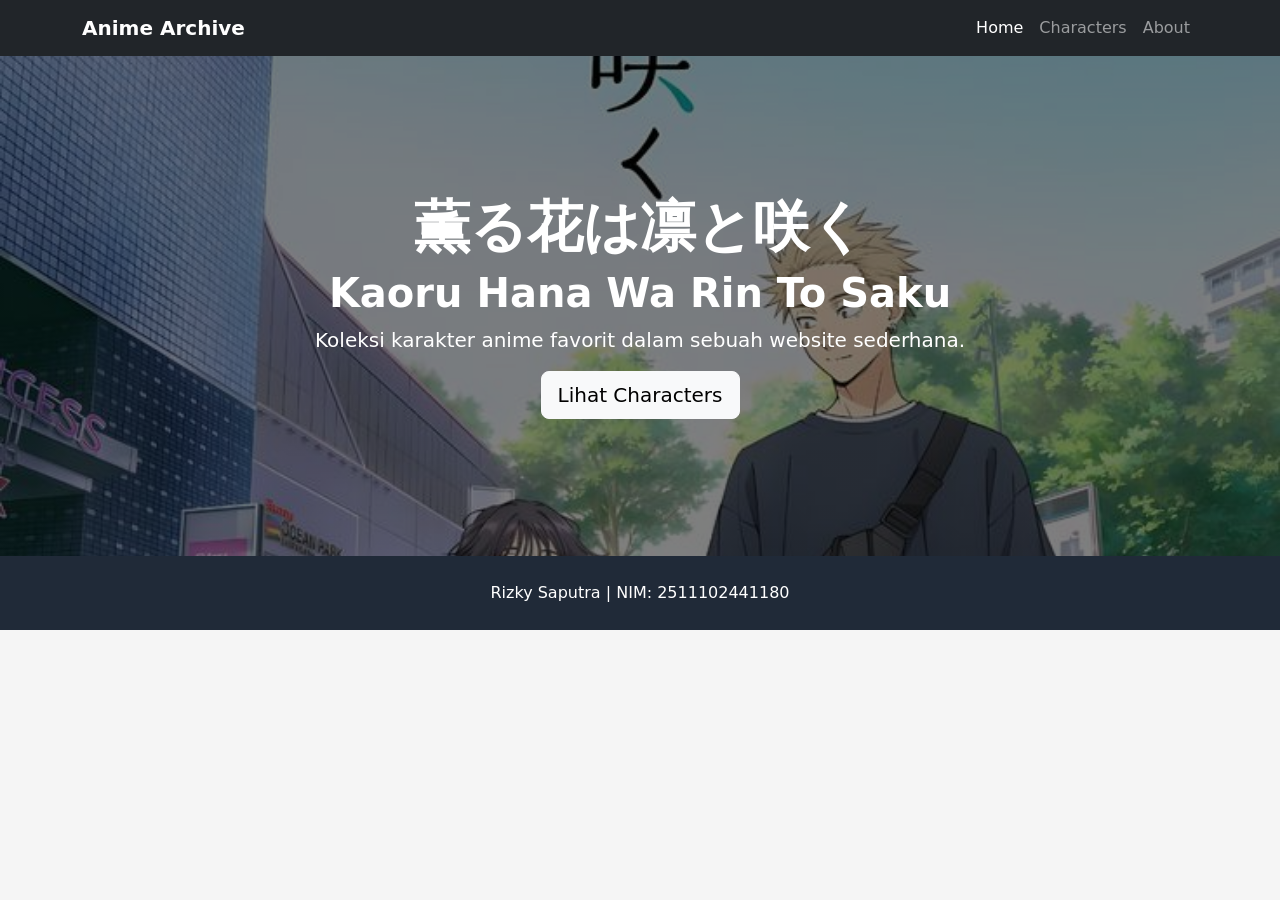
<file: index.html>
<!DOCTYPE html>
<html lang="id">

<head>

    <meta charset="UTF-8">

    <meta name="viewport"
          content="width=device-width, initial-scale=1.0">

    <title>Anime Archive - Home</title>

    <!-- Bootstrap -->
    <link
        href="https://cdn.jsdelivr.net/npm/bootstrap@5.3.3/dist/css/bootstrap.min.css"
        rel="stylesheet">

    <!-- CSS Sendiri -->
    <link rel="stylesheet" href="style.css">

</head>

<body>


<!-- NAVBAR -->

<nav class="navbar navbar-expand-lg navbar-dark bg-dark sticky-top">

    <div class="container">

        <a class="navbar-brand fw-bold" href="index.html">
            Anime Archive
        </a>


        <!-- Tombol Mobile -->

        <button
            class="navbar-toggler"
            type="button"
            data-bs-toggle="collapse"
            data-bs-target="#navbarNav">

            <span class="navbar-toggler-icon"></span>

        </button>


        <div class="collapse navbar-collapse" id="navbarNav">

            <ul class="navbar-nav ms-auto">

                <li class="nav-item">
                    <a class="nav-link active"
                       href="index.html">
                        Home
                    </a>
                </li>

                <li class="nav-item">
                    <a class="nav-link"
                       href="characters.html">
                        Characters
                    </a>
                </li>

                <li class="nav-item">
                    <a class="nav-link"
                       href="about.html">
                        About
                    </a>
                </li>

            </ul>

        </div>

    </div>

</nav>


<!-- HERO -->

<section class="hero">

    <div class="container text-center">

        <h1 class="display-4 fw-bold">
            薫る花は凛と咲く
        </h1>
        <h2 class="display-6 fw-bold">
            Kaoru Hana Wa Rin To Saku
        </h2>

        <p class="lead">
            Koleksi karakter anime favorit dalam
            sebuah website sederhana.
        </p>

        <a href="characters.html"
           class="btn btn-light btn-lg">

            Lihat Characters

        </a>

    </div>

</section>


<!-- FOOTER -->

<footer class="text-center">

    <div class="container">

        <p class="mb-0">
            Rizky Saputra | NIM: 2511102441180
        </p>

    </div>

</footer>


<!-- Bootstrap JS -->

<script
    src="https://cdn.jsdelivr.net/npm/bootstrap@5.3.3/dist/js/bootstrap.bundle.min.js">
</script>

</body>

</html>
</file>
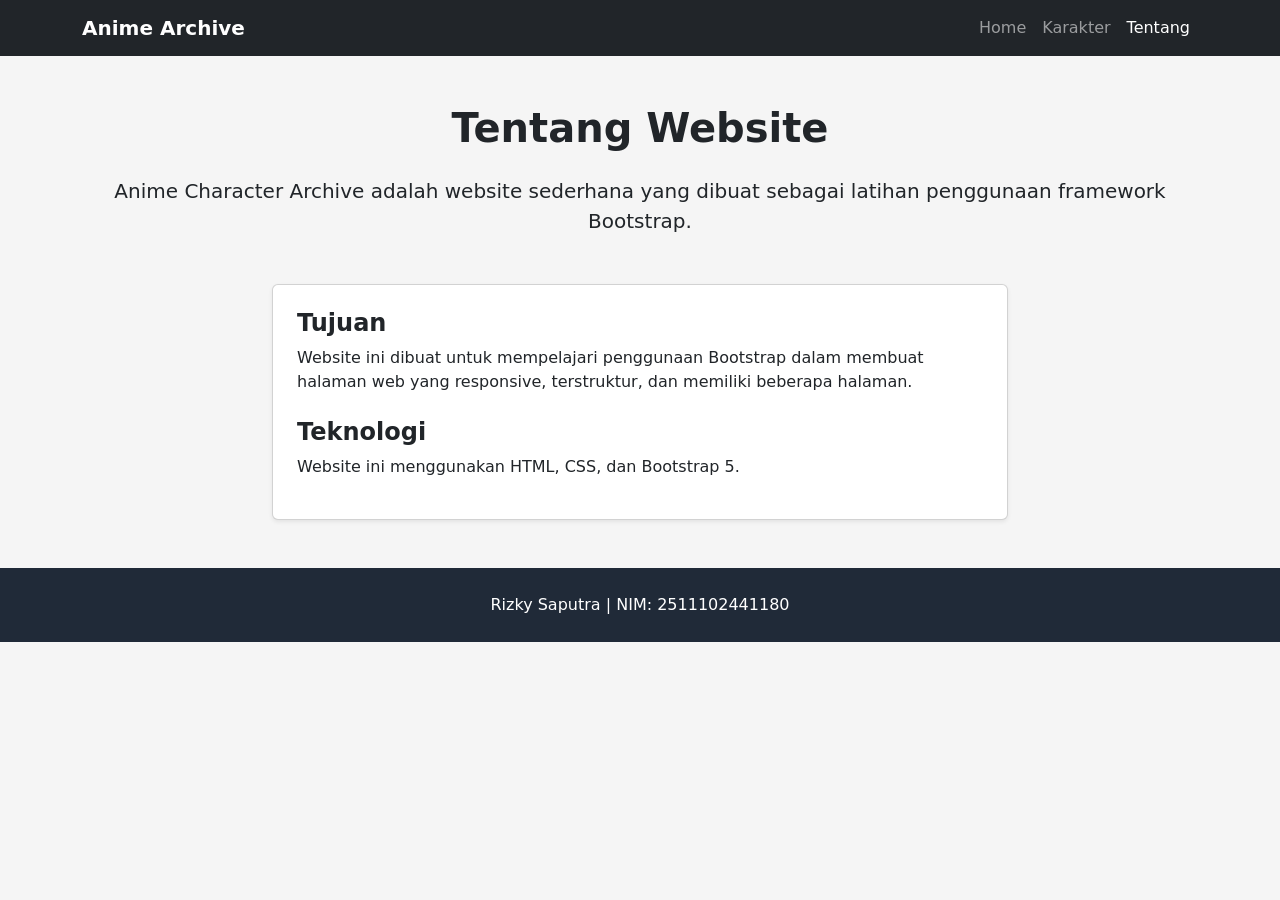
<file: about.html>
<!DOCTYPE html>
<html lang="id">

<head>

    <meta charset="UTF-8">

    <meta name="viewport"
          content="width=device-width, initial-scale=1.0">

    <title>Anime Archive - About</title>

    <!-- Bootstrap -->
    <link
        href="https://cdn.jsdelivr.net/npm/bootstrap@5.3.3/dist/css/bootstrap.min.css"
        rel="stylesheet">

    <!-- CSS Sendiri -->
    <link rel="stylesheet" href="style.css">

</head>

<body>


<!-- NAVBAR -->

<nav class="navbar navbar-expand-lg navbar-dark bg-dark">

    <div class="container">

        <a class="navbar-brand fw-bold"
           href="index.html">

            Anime Archive

        </a>


        <button
            class="navbar-toggler"
            type="button"
            data-bs-toggle="collapse"
            data-bs-target="#navbarNav">

            <span class="navbar-toggler-icon"></span>

        </button>


        <div class="collapse navbar-collapse"
             id="navbarNav">

            <ul class="navbar-nav ms-auto">

                <li class="nav-item">

                    <a class="nav-link"
                       href="index.html">

                        Home

                    </a>

                </li>

                <li class="nav-item">

                    <a class="nav-link"
                       href="characters.html">

                        Karakter

                    </a>

                </li>

                <li class="nav-item">

                    <a class="nav-link active"
                       href="about.html">

                        Tentang

                    </a>

                </li>

            </ul>

        </div>

    </div>

</nav>


<!-- ABOUT -->

<section class="py-5">

    <div class="container">

        <div class="text-center">

            <h1 class="fw-bold mb-4">
                Tentang Website
            </h1>

            <p class="lead">
                Anime Character Archive adalah website
                sederhana yang dibuat sebagai latihan
                penggunaan framework Bootstrap.
            </p>

        </div>


        <div class="row justify-content-center mt-5">

            <div class="col-md-8">

                <div class="card shadow-sm">

                    <div class="card-body p-4">

                        <h4 class="fw-bold">
                            Tujuan
                        </h4>

                        <p>
                            Website ini dibuat untuk mempelajari
                            penggunaan Bootstrap dalam membuat
                            halaman web yang responsive,
                            terstruktur, dan memiliki beberapa
                            halaman.
                        </p>

                        <h4 class="fw-bold mt-4">
                            Teknologi
                        </h4>

                        <p>
                            Website ini menggunakan HTML,
                            CSS, dan Bootstrap 5.
                        </p>

                    </div>

                </div>

            </div>

        </div>

    </div>

</section>


<!-- FOOTER -->

<footer class="text-center">

    <div class="container">

        <p class="mb-0">
            Rizky Saputra | NIM: 2511102441180
        </p>

    </div>

</footer>


<script
    src="https://cdn.jsdelivr.net/npm/bootstrap@5.3.3/dist/js/bootstrap.bundle.min.js">
</script>

</body>

</html>
</file>
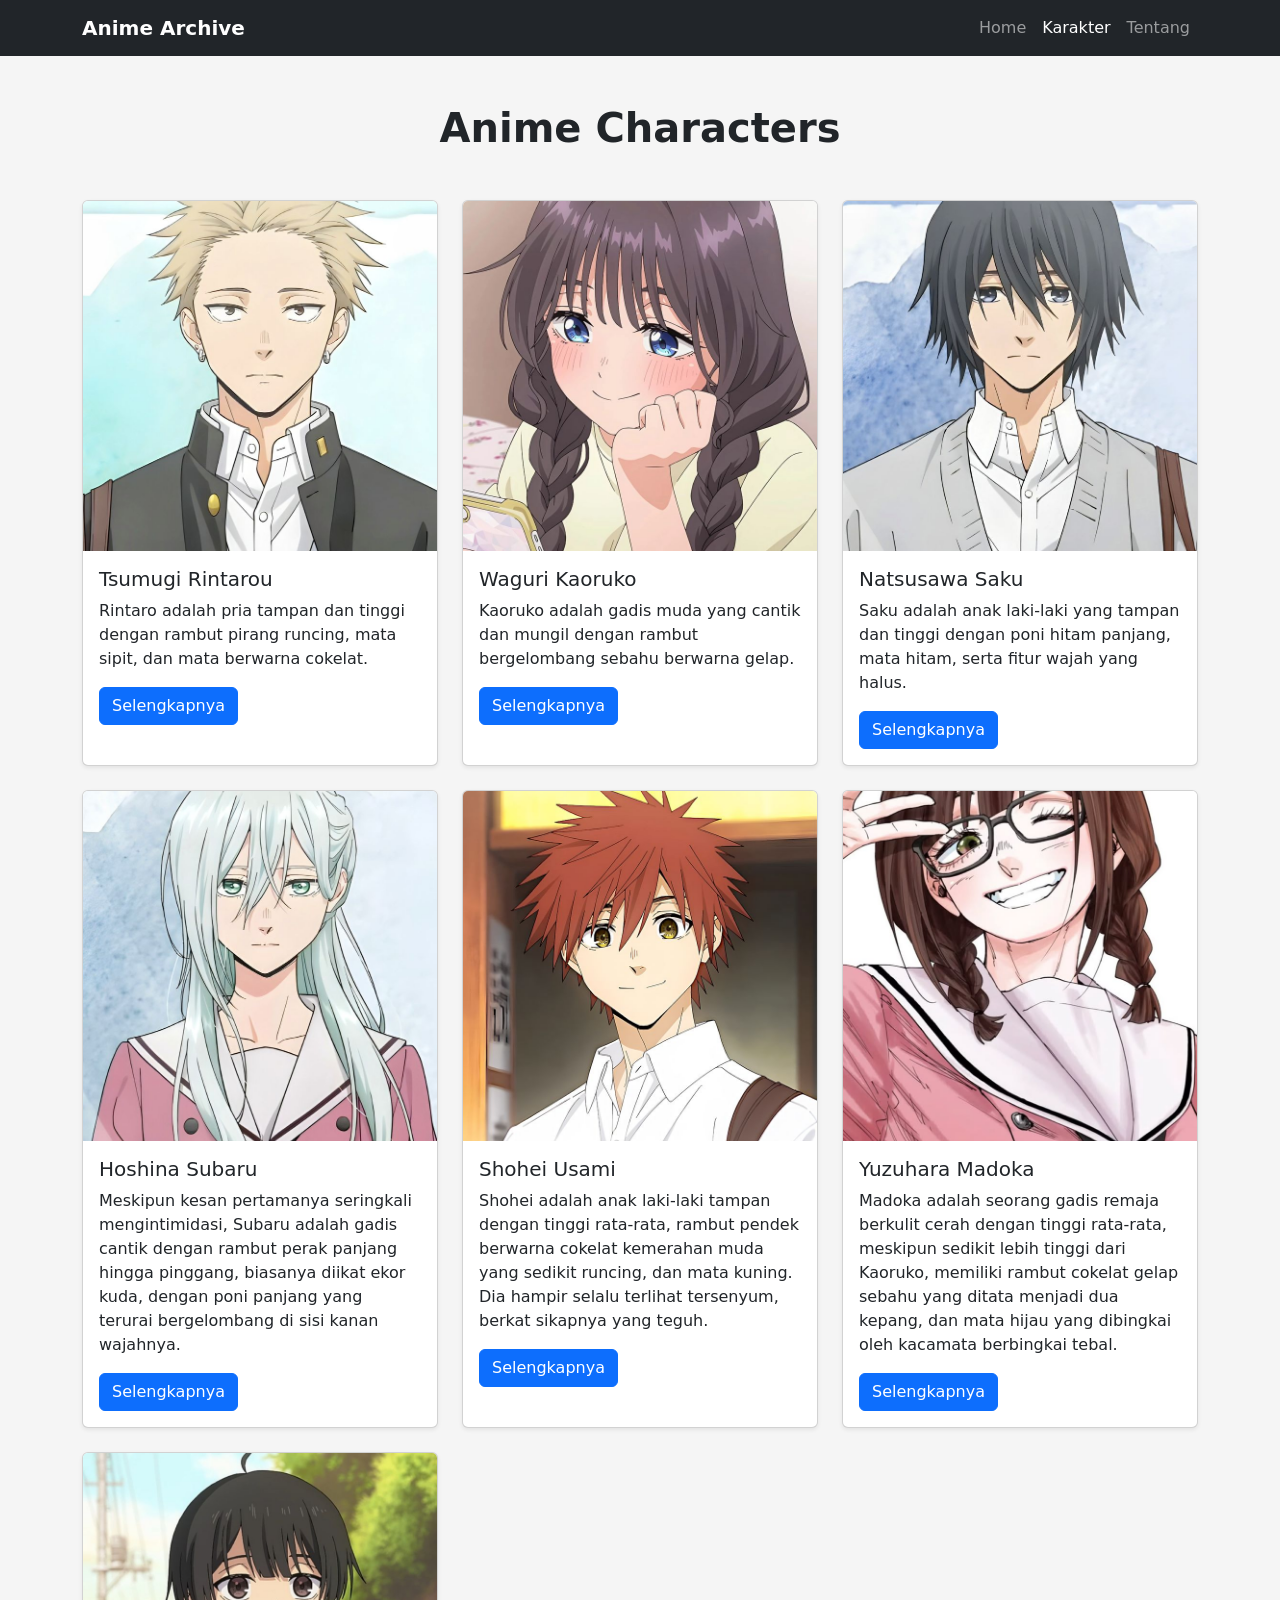
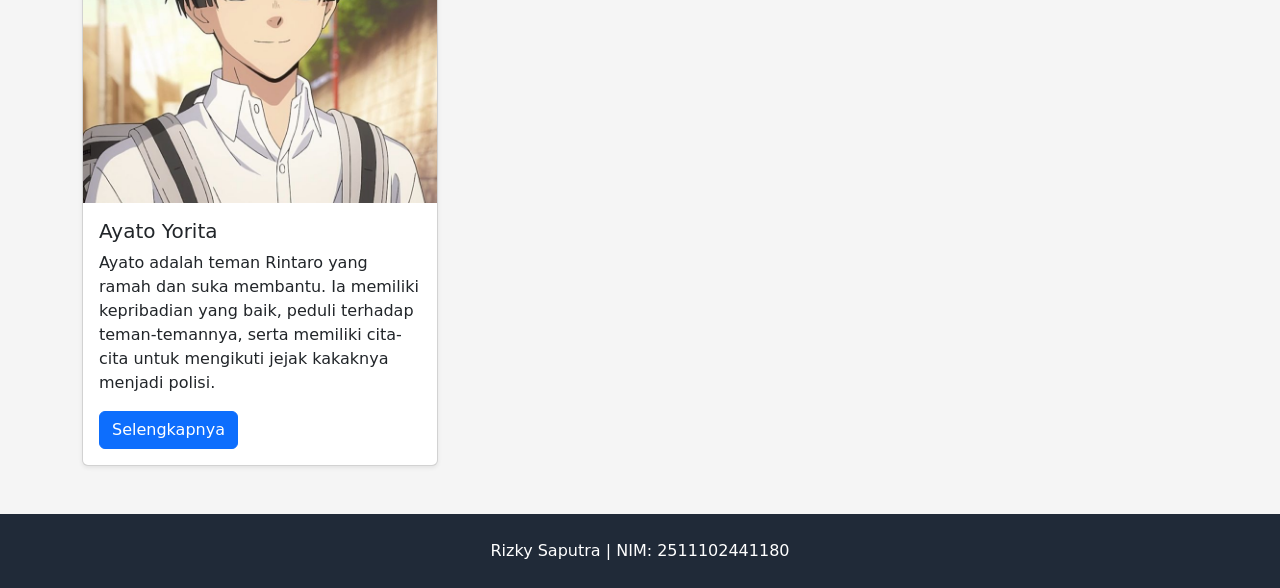
<file: characters.html>
<!DOCTYPE html>
<html lang="id">

<head>

    <meta charset="UTF-8">

    <meta name="viewport"
          content="width=device-width, initial-scale=1.0">

    <title>Anime Archive - Characters</title>

    <!-- Bootstrap -->
    <link
        href="https://cdn.jsdelivr.net/npm/bootstrap@5.3.3/dist/css/bootstrap.min.css"
        rel="stylesheet">

    <!-- CSS Sendiri -->
    <link rel="stylesheet" href="style.css">

</head>

<body>


<!-- NAVBAR -->

<nav class="navbar navbar-expand-lg navbar-dark bg-dark sticky-top">

    <div class="container">

        <a class="navbar-brand fw-bold"
           href="index.html">

            Anime Archive

        </a>


        <button
            class="navbar-toggler"
            type="button"
            data-bs-toggle="collapse"
            data-bs-target="#navbarNav">

            <span class="navbar-toggler-icon"></span>

        </button>


        <div class="collapse navbar-collapse"
             id="navbarNav">

            <ul class="navbar-nav ms-auto">

                <li class="nav-item">

                    <a class="nav-link"
                       href="index.html">

                        Home

                    </a>

                </li>

                <li class="nav-item">

                    <a class="nav-link active"
                       href="characters.html">

                        Karakter

                    </a>

                </li>

                <li class="nav-item">

                    <a class="nav-link"
                       href="about.html">

                        Tentang

                    </a>

                </li>

            </ul>

        </div>

    </div>

</nav>


<!-- CONTENT -->

<section class="py-5">

    <div class="container">

        <h1 class="text-center fw-bold mb-5">
            Anime Characters
        </h1>

        <div class="row g-4">

            <!-- CARD 1 -->
            <div class="col-12 col-md-6 col-lg-4">
                <div class="card character-card shadow-sm h-100">

                    <img
                        src="Tsumugi Rintarou.jpg"
                        class="card-img-top"
                        alt="Tsumugi Rintarou">

                    <div class="card-body">
                        <h5 class="card-title">
                            Tsumugi Rintarou
                        </h5>

                        <p class="card-text">
                            Rintaro adalah pria tampan dan tinggi dengan
                            rambut pirang runcing, mata sipit, dan mata
                            berwarna cokelat.
                        </p>

                        <a
                            href="https://kaoruhana.fandom.com/wiki/Rintaro_Tsumugi"
                            class="btn btn-primary">
                            Selengkapnya
                        </a>
                    </div>

                </div>
            </div>


            <!-- CARD 2 -->
            <div class="col-12 col-md-6 col-lg-4">
                <div class="card character-card shadow-sm h-100">

                    <img
                        src="Waguri Kaoruko.jpg"
                        class="card-img-top"
                        alt="Waguri Kaoruko">

                    <div class="card-body">
                        <h5 class="card-title">
                            Waguri Kaoruko
                        </h5>

                        <p class="card-text">
                            Kaoruko adalah gadis muda yang cantik dan
                            mungil dengan rambut bergelombang sebahu
                            berwarna gelap.
                        </p>

                        <a
                            href="https://kaoruhana.fandom.com/wiki/Kaoruko_Waguri"
                            class="btn btn-primary">
                            Selengkapnya
                        </a>
                    </div>

                </div>
            </div>


            <!-- CARD 3 -->
            <div class="col-12 col-md-6 col-lg-4">
                <div class="card character-card shadow-sm h-100">

                    <img
                        src="Natsusawa Saku.jpg"
                        class="card-img-top"
                        alt="Natsusawa Saku">

                    <div class="card-body">
                        <h5 class="card-title">
                            Natsusawa Saku
                        </h5>

                        <p class="card-text">
                            Saku adalah anak laki-laki yang tampan dan
                            tinggi dengan poni hitam panjang, mata hitam,
                            serta fitur wajah yang halus.
                        </p>

                        <a
                            href="https://kaoruhana.fandom.com/wiki/Saku_Natsusawa"
                            class="btn btn-primary">
                            Selengkapnya
                        </a>
                    </div>

                </div>
            </div>


            <!-- CARD 4 -->


            <div class="col-12 col-md-6 col-lg-4">
                <div class="card character-card shadow-sm h-100">

                    <img
                        src="Hoshina Subaru.jpg"
                        class="card-img-top"
                        alt="Hoshina Subaru">

                    <div class="card-body">
                        <h5 class="card-title">
                            Hoshina Subaru
                        </h5>

                        <p class="card-text">
                           Meskipun kesan pertamanya seringkali mengintimidasi, 
                           Subaru adalah gadis cantik dengan rambut perak panjang hingga pinggang, 
                           biasanya diikat ekor kuda, dengan poni panjang yang terurai bergelombang di sisi kanan wajahnya.
                        </p>

                        <a href="https://kaoruhana.fandom.com/wiki/Subaru_Hoshina" class="btn btn-primary">
                            Selengkapnya
                        </a>
                    </div>

                </div>
            </div>


            <!-- CARD 5 -->
            <div class="col-12 col-md-6 col-lg-4">
                <div class="card character-card shadow-sm h-100">

                    <img
                        src="Shouhei Usami.jpg"
                        class="card-img-top"
                        alt="Shohei Usami">

                    <div class="card-body">
                        <h5 class="card-title">
                            Shohei Usami
                        </h5>

                        <p class="card-text">
                         Shohei adalah anak laki-laki tampan dengan tinggi rata-rata, 
                         rambut pendek berwarna cokelat kemerahan muda yang sedikit runcing, dan mata kuning. 
                         Dia hampir selalu terlihat tersenyum, berkat sikapnya yang teguh.
                        </p>

                        <a href="https://kaoruhana.fandom.com/wiki/Shohei_Usami" class="btn btn-primary">
                            Selengkapnya
                        </a>
                    </div>

                </div>
            </div>



            <!-- CARD 6 -->
            <div class="col-12 col-md-6 col-lg-4">
                <div class="card character-card shadow-sm h-100">

                    <img
                        src="yuzuhara madoka.jpg"
                        class="card-img-top"
                        alt="Yuzuhara Madoka">

                    <div class="card-body">
                        <h5 class="card-title">
                            Yuzuhara Madoka
                        </h5>

                        <p class="card-text">
                            Madoka adalah seorang gadis remaja berkulit cerah dengan tinggi rata-rata, 
                            meskipun sedikit lebih tinggi dari Kaoruko, memiliki rambut cokelat gelap 
                            sebahu yang ditata menjadi dua kepang, 
                            dan mata hijau yang dibingkai oleh kacamata berbingkai tebal.
                        </p>

                        <a href="https://kaoruhana.fandom.com/wiki/Madoka_Yuzuhara" class="btn btn-primary">
                            Selengkapnya
                        </a>
                    </div>

                </div>

            </div>

            <!-- CARD 7 -->
            <div class="col-12 col-md-6 col-lg-4">
                <div class="card character-card shadow-sm h-100">

                    <img
                        src="Yorita Ayato.jpg"
                        class="card-img-top"
                        alt="Ayato Yorita">

                    <div class="card-body">
                        <h5 class="card-title">
                            Ayato Yorita
                        </h5>

                        <p class="card-text">
                            Ayato adalah teman Rintaro yang ramah dan suka membantu.
                            Ia memiliki kepribadian yang baik, peduli terhadap teman-temannya,
                            serta memiliki cita-cita untuk mengikuti jejak kakaknya menjadi polisi.
                        </p>

                        <a href="https://kaoruhana.fandom.com/wiki/Ayato_Yorita" class="btn btn-primary">
                            Selengkapnya
                        </a>

                </div>
            </div>
</div>

        </div>

    </div>
    

</section>




<!-- FOOTER -->

<footer class="text-center">

    <div class="container">

        <p class="mb-0">
            Rizky Saputra | NIM: 2511102441180
        </p>

    </div>

</footer>


<script
    src="https://cdn.jsdelivr.net/npm/bootstrap@5.3.3/dist/js/bootstrap.bundle.min.js">
</script>

</body>

</html>
</file>
<file: style.css>
body {
    background-color: #f5f5f5;
}

/* HERO */
.hero {
    min-height: 500px;

    background:
        linear-gradient(
            rgba(0, 0, 0, 0.5),
            rgba(0, 0, 0, 0.5)
        ),
        url("Banner.jpg");

    background-size: cover;
    background-position: center;

    color: white;

    display: flex;
    align-items: center;
}

/* CARD */
.character-card {
    transition: 0.3s;
}

.character-card:hover {
    transform: translateY(-5px);
}

.character-card img {
    width: 100%;
    height: 350px;
    object-fit: cover;
    object-position: center;
}

/* FOOTER */
footer {
    background-color: #202A38;
    color: #ffffff;
    padding: 25px 0;
}
</file>
